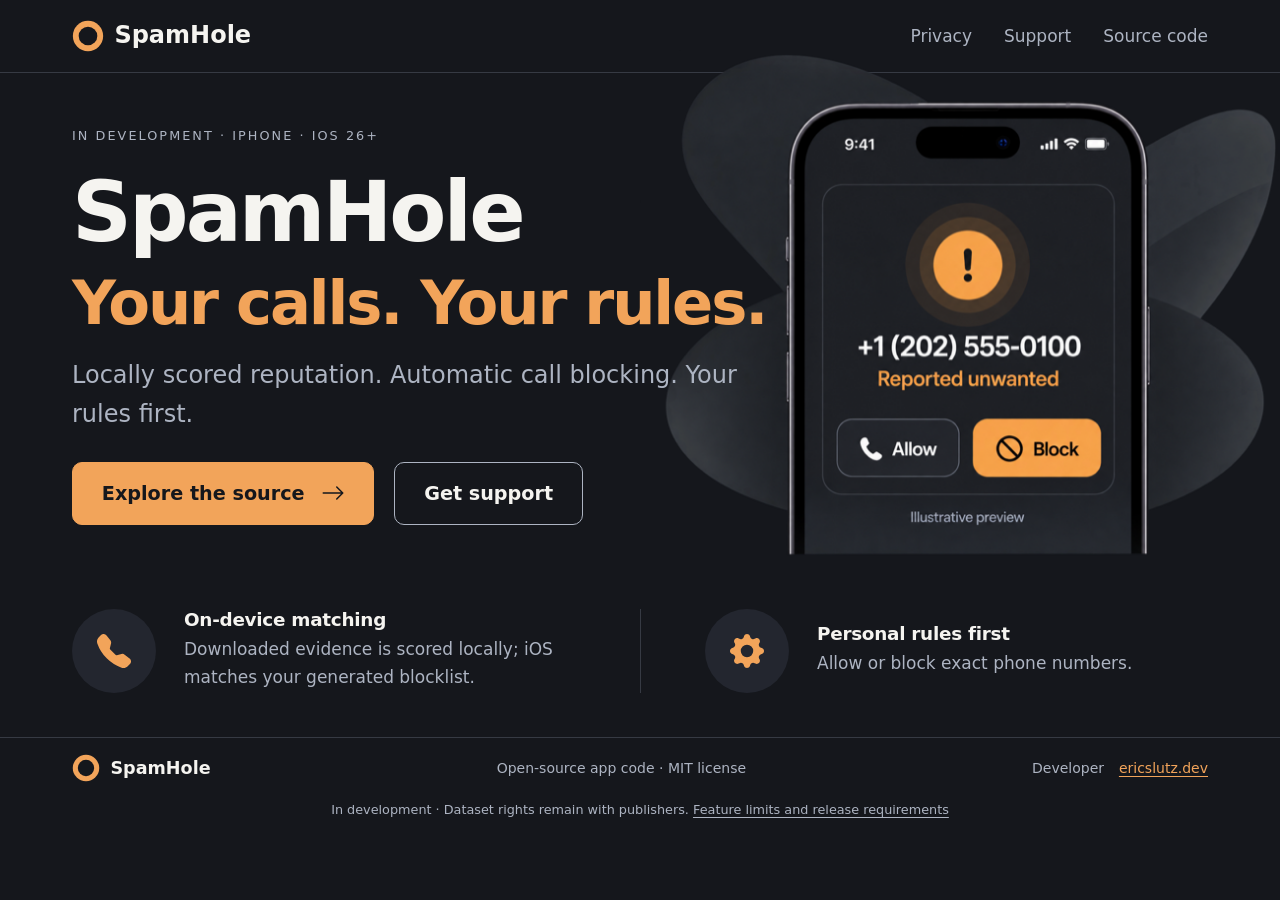
<file: docs/site/index.html>
<!doctype html>
<html lang="en">
<head>
    <meta charset="utf-8">
    <meta name="viewport" content="width=device-width, initial-scale=1">
    <meta name="description" content="SpamHole development information, privacy policy, and support. Call reputation and matching stay on your iPhone.">
    <title>SpamHole — Your calls. Your rules.</title>
    <link rel="stylesheet" href="styles.css">
</head>
<body>
    <a class="skip" href="#main">Skip to content</a>
    <header><div class="wrap header-inner">
        <a class="brand" href="index.html" aria-current="page"><img class="mark" src="assets/logo.svg" width="32" height="32" alt="">SpamHole</a>
        <nav aria-label="Main navigation"><a href="privacy.html">Privacy</a><a href="support.html">Support</a><a href="https://github.com/eslutz/SpamHole">Source code</a></nav>
    </div></header>
    <main id="main" class="wrap home">
        <section class="hero" aria-labelledby="hero-title">
            <div class="hero-copy">
                <p class="eyebrow">In development · iPhone · iOS 26+</p>
                <h1 id="hero-title">SpamHole</h1>
                <h2 class="tagline">Your calls. Your rules.</h2>
                <p class="lead">Locally scored reputation. Automatic call blocking. Your rules first.</p>
                <div class="actions"><a class="button" href="https://github.com/eslutz/SpamHole">Explore the source <img class="arrow" src="assets/arrow-right.svg" alt="" width="24" height="24"></a><a class="button secondary" href="support.html">Get support</a></div>
            </div>
            <img class="call-preview" src="assets/call-preview.png" width="650" height="580" alt="Illustrative SpamHole preview: a reported unwanted synthetic caller, with Allow and Block controls.">
        </section>
        <div class="features">
            <section><span class="feature-icon" aria-hidden="true"><img src="assets/telephone-fill.svg" alt="" width="34" height="34"></span><div><h2>On-device matching</h2><p>Downloaded evidence is scored locally; iOS matches your generated blocklist.</p></div></section>
            <section><span class="feature-icon" aria-hidden="true"><img src="assets/gear-fill.svg" alt="" width="34" height="34"></span><div><h2>Personal rules first</h2><p>Allow or block exact phone numbers.</p></div></section>
        </div>
    </main>
    <footer><div class="wrap footer-inner"><a class="brand" href="index.html"><img class="mark" src="assets/logo.svg" width="32" height="32" alt="">SpamHole</a><p>Open-source app code · MIT license</p><p>Developer <a href="https://ericslutz.dev">ericslutz.dev</a></p></div><div class="wrap small legal">In development · Dataset rights remain with publishers. <a href="support.html">Feature limits and release requirements</a></div></footer>
</body>
</html>
</file>
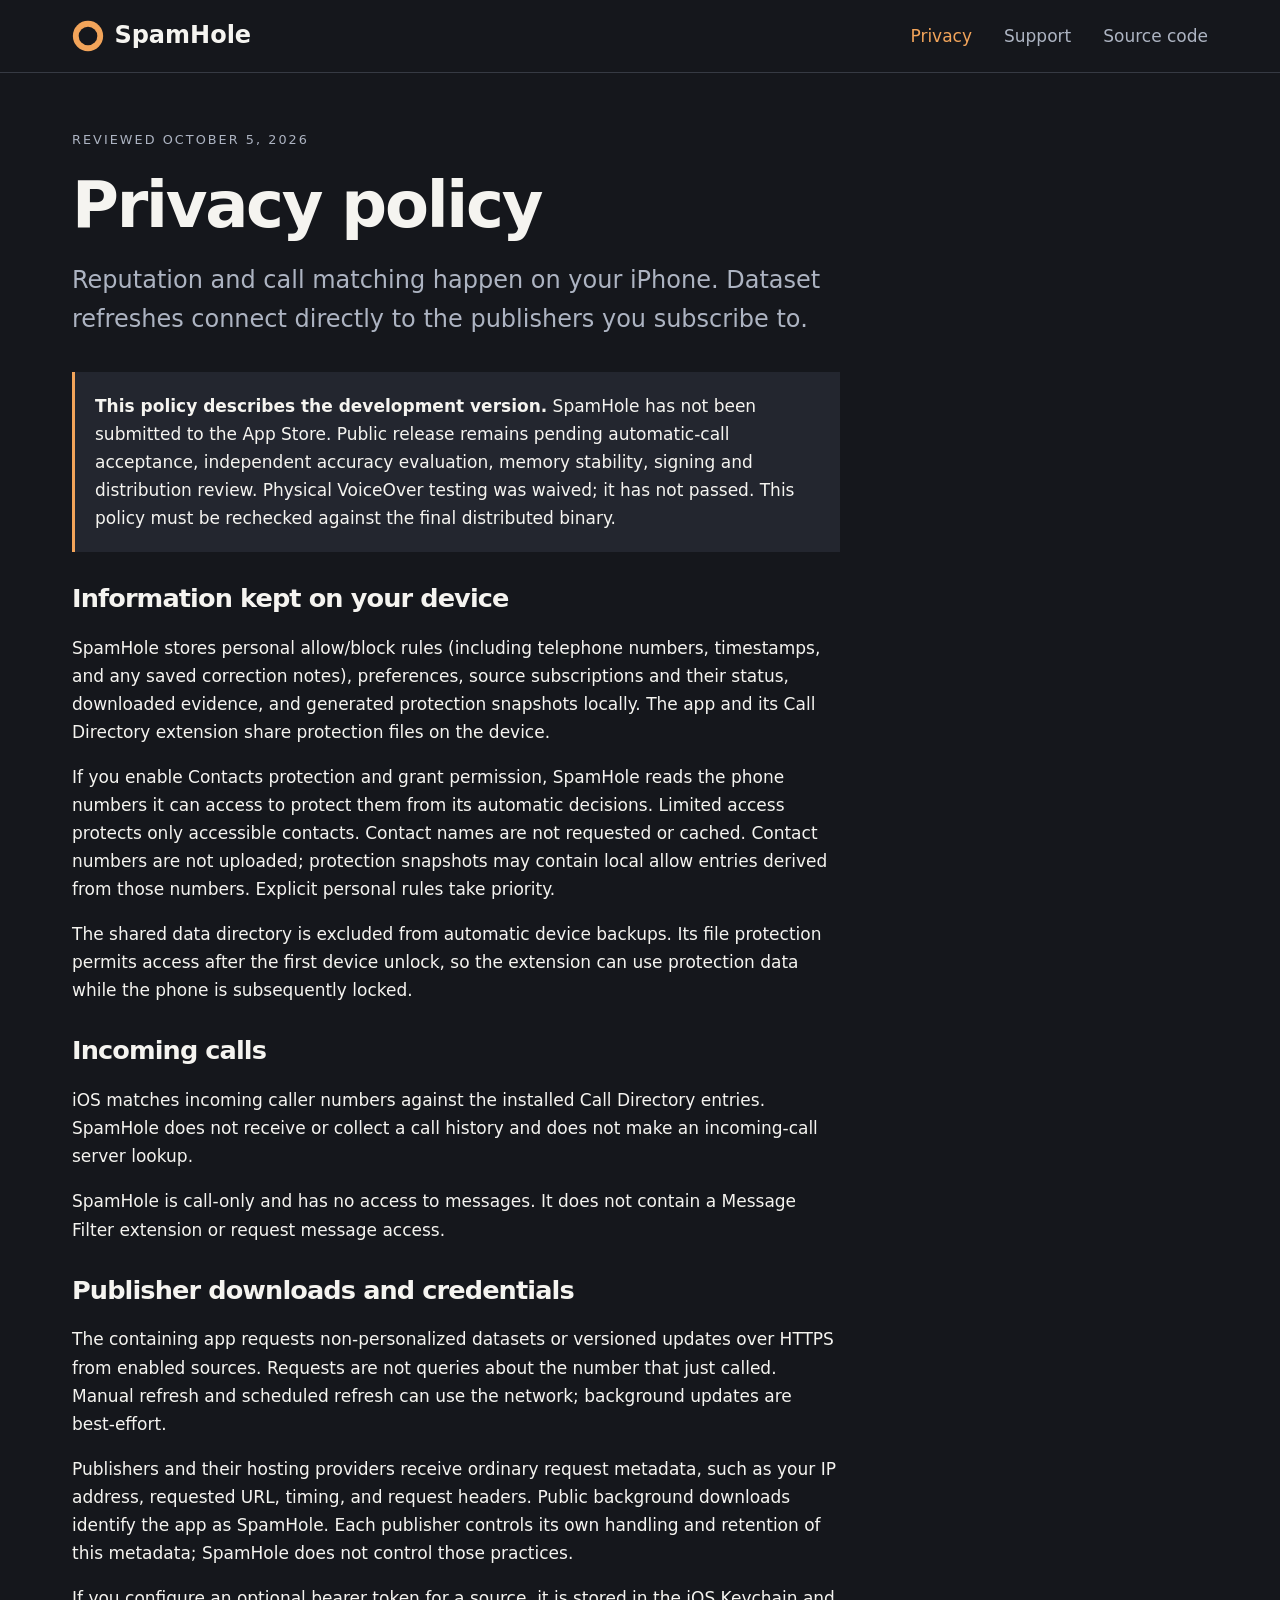
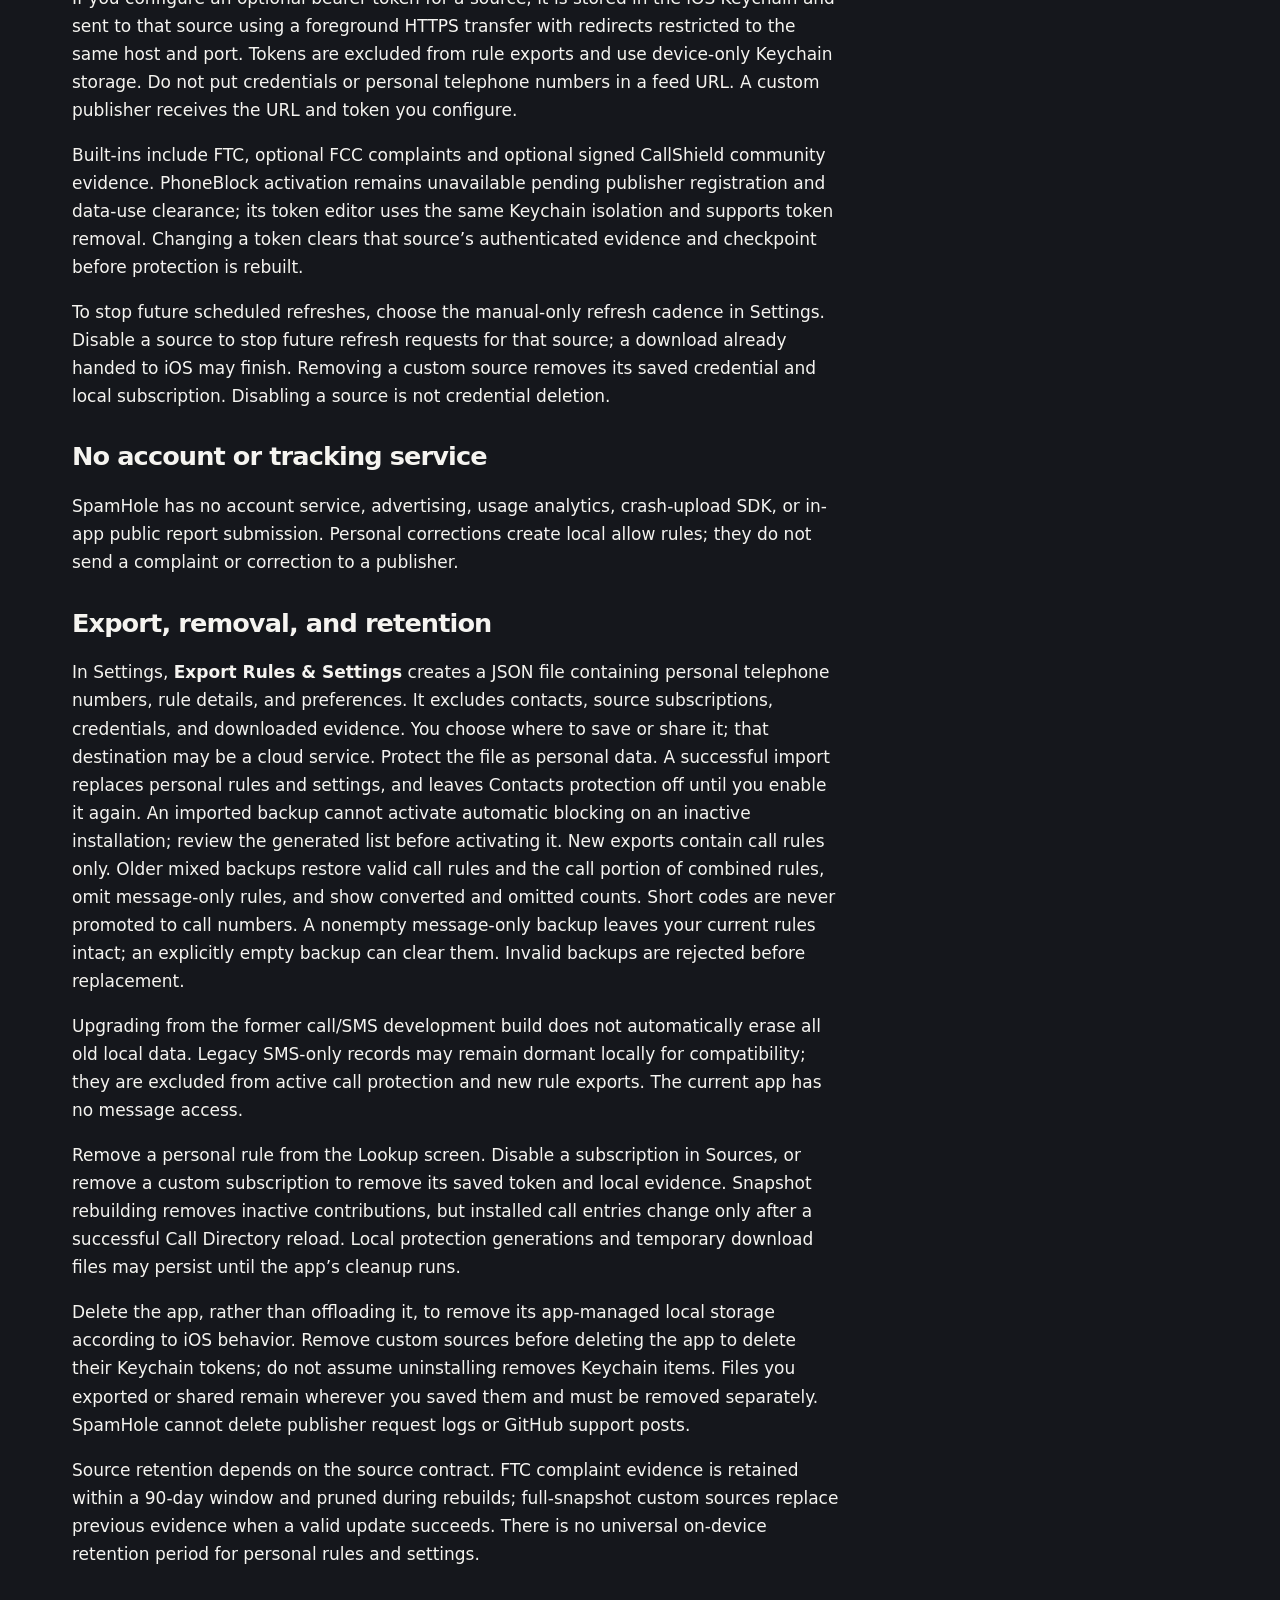
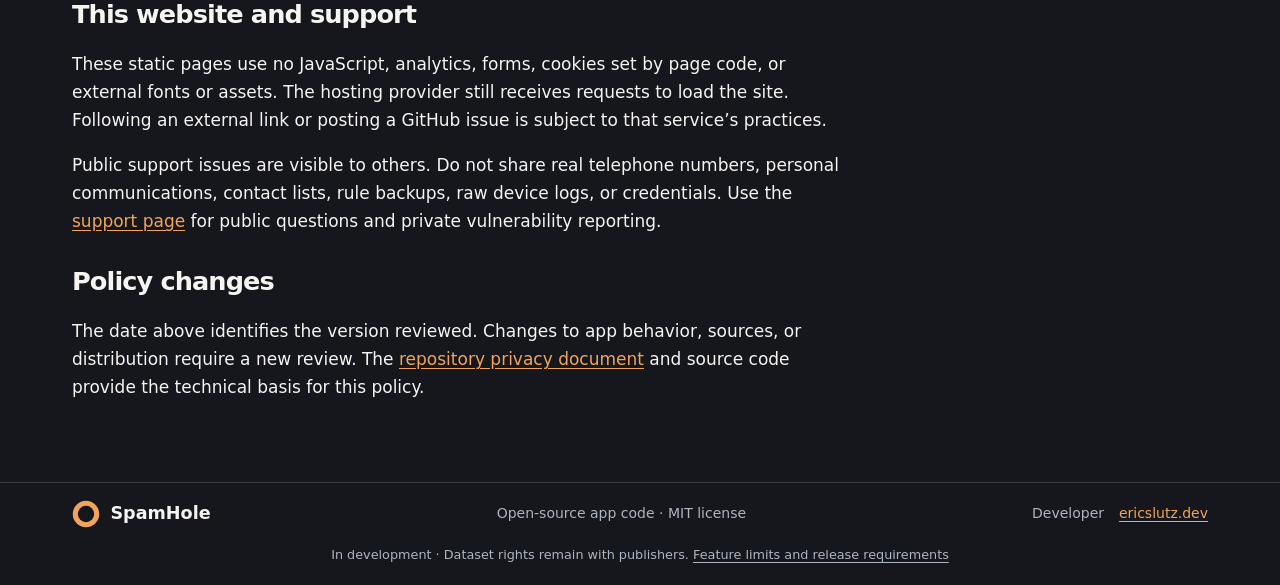
<file: docs/site/privacy.html>
<!doctype html>
<html lang="en">
<head>
    <meta charset="utf-8">
    <meta name="viewport" content="width=device-width, initial-scale=1">
    <meta name="description" content="SpamHole development privacy policy: local call rules, optional Contacts protection, publisher downloads, export, and deletion.">
    <title>Privacy Policy — SpamHole</title>
    <link rel="stylesheet" href="styles.css">
</head>
<body>
    <a class="skip" href="#main">Skip to content</a>
    <header><div class="wrap header-inner">
        <a class="brand" href="index.html"><img class="mark" src="assets/logo.svg" width="32" height="32" alt="">SpamHole</a>
        <nav aria-label="Main navigation"><a href="privacy.html" aria-current="page">Privacy</a><a href="support.html">Support</a><a href="https://github.com/eslutz/SpamHole">Source code</a></nav>
    </div></header>
    <main id="main" class="wrap"><div class="content">
        <p class="eyebrow">Reviewed October 5, 2026</p>
        <h1>Privacy policy</h1>
        <p class="lead">Reputation and call matching happen on your iPhone. Dataset refreshes connect directly to the publishers you subscribe to.</p>
        <div class="notice"><p><strong>This policy describes the development version.</strong> SpamHole has not been submitted to the App Store. Public release remains pending automatic-call acceptance, independent accuracy evaluation, memory stability, signing and distribution review. Physical VoiceOver testing was waived; it has not passed. This policy must be rechecked against the final distributed binary.</p></div>
        <section><h2>Information kept on your device</h2><p>SpamHole stores personal allow/block rules (including telephone numbers, timestamps, and any saved correction notes), preferences, source subscriptions and their status, downloaded evidence, and generated protection snapshots locally. The app and its Call Directory extension share protection files on the device.</p><p>If you enable Contacts protection and grant permission, SpamHole reads the phone numbers it can access to protect them from its automatic decisions. Limited access protects only accessible contacts. Contact names are not requested or cached. Contact numbers are not uploaded; protection snapshots may contain local allow entries derived from those numbers. Explicit personal rules take priority.</p><p>The shared data directory is excluded from automatic device backups. Its file protection permits access after the first device unlock, so the extension can use protection data while the phone is subsequently locked.</p></section>
        <section><h2>Incoming calls</h2><p>iOS matches incoming caller numbers against the installed Call Directory entries. SpamHole does not receive or collect a call history and does not make an incoming-call server lookup.</p><p>SpamHole is call-only and has no access to messages. It does not contain a Message Filter extension or request message access.</p></section>
        <section><h2>Publisher downloads and credentials</h2><p>The containing app requests non-personalized datasets or versioned updates over HTTPS from enabled sources. Requests are not queries about the number that just called. Manual refresh and scheduled refresh can use the network; background updates are best-effort.</p><p>Publishers and their hosting providers receive ordinary request metadata, such as your IP address, requested URL, timing, and request headers. Public background downloads identify the app as SpamHole. Each publisher controls its own handling and retention of this metadata; SpamHole does not control those practices.</p><p>If you configure an optional bearer token for a source, it is stored in the iOS Keychain and sent to that source using a foreground HTTPS transfer with redirects restricted to the same host and port. Tokens are excluded from rule exports and use device-only Keychain storage. Do not put credentials or personal telephone numbers in a feed URL. A custom publisher receives the URL and token you configure.</p><p>Built-ins include FTC, optional FCC complaints and optional signed CallShield community evidence. PhoneBlock activation remains unavailable pending publisher registration and data-use clearance; its token editor uses the same Keychain isolation and supports token removal. Changing a token clears that source’s authenticated evidence and checkpoint before protection is rebuilt.</p><p>To stop future scheduled refreshes, choose the manual-only refresh cadence in Settings. Disable a source to stop future refresh requests for that source; a download already handed to iOS may finish. Removing a custom source removes its saved credential and local subscription. Disabling a source is not credential deletion.</p></section>
        <section><h2>No account or tracking service</h2><p>SpamHole has no account service, advertising, usage analytics, crash-upload SDK, or in-app public report submission. Personal corrections create local allow rules; they do not send a complaint or correction to a publisher.</p></section>
        <section><h2>Export, removal, and retention</h2><p>In Settings, <strong>Export Rules &amp; Settings</strong> creates a JSON file containing personal telephone numbers, rule details, and preferences. It excludes contacts, source subscriptions, credentials, and downloaded evidence. You choose where to save or share it; that destination may be a cloud service. Protect the file as personal data. A successful import replaces personal rules and settings, and leaves Contacts protection off until you enable it again. An imported backup cannot activate automatic blocking on an inactive installation; review the generated list before activating it. New exports contain call rules only. Older mixed backups restore valid call rules and the call portion of combined rules, omit message-only rules, and show converted and omitted counts. Short codes are never promoted to call numbers. A nonempty message-only backup leaves your current rules intact; an explicitly empty backup can clear them. Invalid backups are rejected before replacement.</p><p>Upgrading from the former call/SMS development build does not automatically erase all old local data. Legacy SMS-only records may remain dormant locally for compatibility; they are excluded from active call protection and new rule exports. The current app has no message access.</p><p>Remove a personal rule from the Lookup screen. Disable a subscription in Sources, or remove a custom subscription to remove its saved token and local evidence. Snapshot rebuilding removes inactive contributions, but installed call entries change only after a successful Call Directory reload. Local protection generations and temporary download files may persist until the app’s cleanup runs.</p><p>Delete the app, rather than offloading it, to remove its app-managed local storage according to iOS behavior. Remove custom sources before deleting the app to delete their Keychain tokens; do not assume uninstalling removes Keychain items. Files you exported or shared remain wherever you saved them and must be removed separately. SpamHole cannot delete publisher request logs or GitHub support posts.</p><p>Source retention depends on the source contract. FTC complaint evidence is retained within a 90-day window and pruned during rebuilds; full-snapshot custom sources replace previous evidence when a valid update succeeds. There is no universal on-device retention period for personal rules and settings.</p></section>
        <section><h2>This website and support</h2><p>These static pages use no JavaScript, analytics, forms, cookies set by page code, or external fonts or assets. The hosting provider still receives requests to load the site. Following an external link or posting a GitHub issue is subject to that service’s practices.</p><p>Public support issues are visible to others. Do not share real telephone numbers, personal communications, contact lists, rule backups, raw device logs, or credentials. Use the <a href="support.html">support page</a> for public questions and private vulnerability reporting.</p></section>
        <section><h2>Policy changes</h2><p>The date above identifies the version reviewed. Changes to app behavior, sources, or distribution require a new review. The <a href="https://github.com/eslutz/SpamHole/blob/main/docs/privacy.md">repository privacy document</a> and source code provide the technical basis for this policy.</p></section>
    </div></main>
    <footer><div class="wrap footer-inner"><a class="brand" href="index.html"><img class="mark" src="assets/logo.svg" width="32" height="32" alt="">SpamHole</a><p>Open-source app code · MIT license</p><p>Developer <a href="https://ericslutz.dev">ericslutz.dev</a></p></div><div class="wrap small legal">In development · Dataset rights remain with publishers. <a href="support.html">Feature limits and release requirements</a></div></footer>
</body>
</html>
</file>
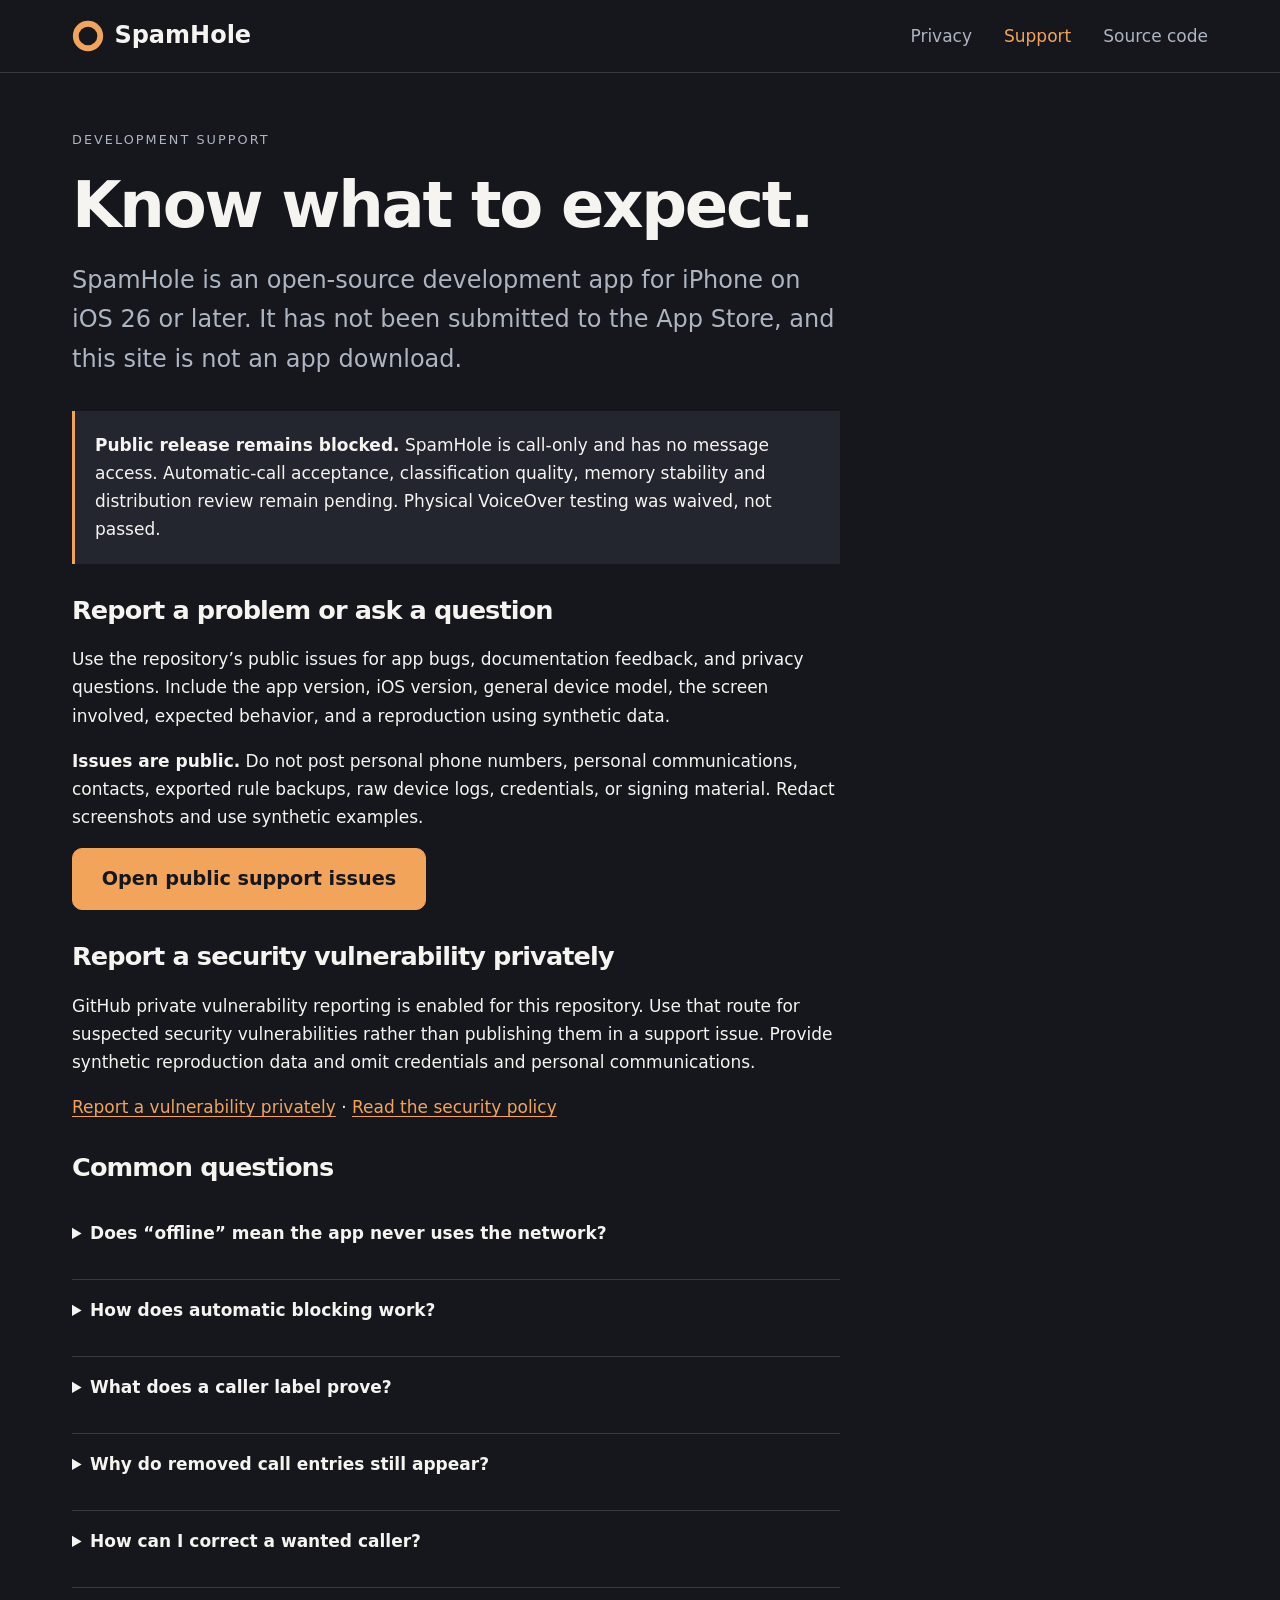
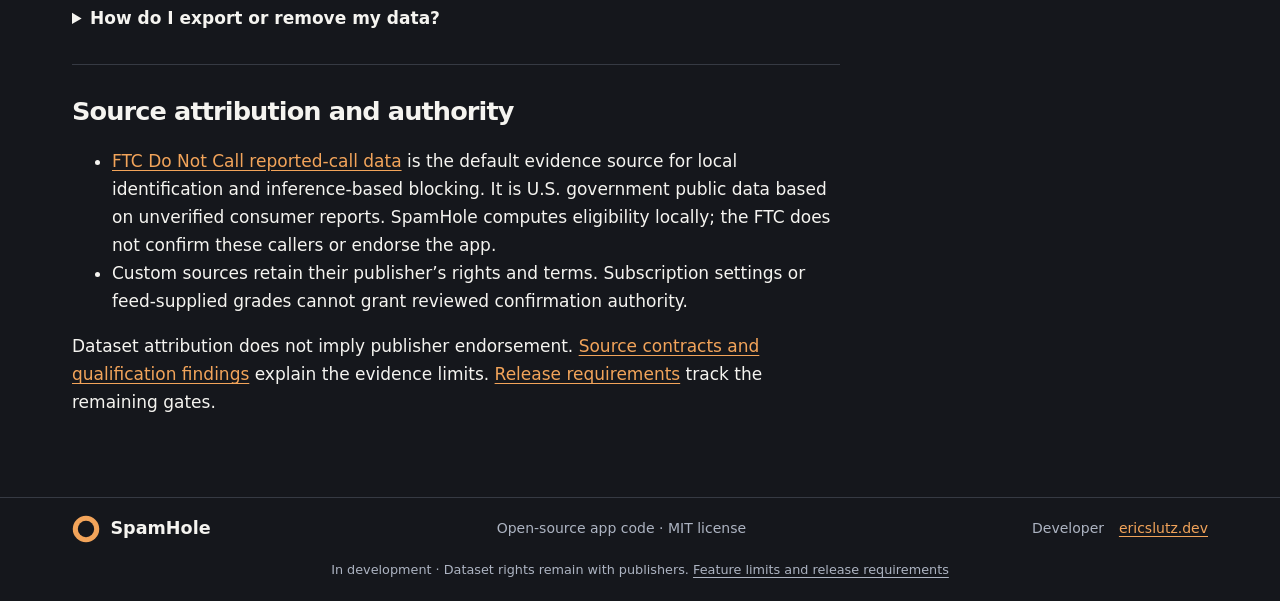
<file: docs/site/support.html>
<!doctype html>
<html lang="en">
<head>
    <meta charset="utf-8">
    <meta name="viewport" content="width=device-width, initial-scale=1">
    <meta name="description" content="Support for the SpamHole development version, feature limits, source attribution, public issue reporting, and private vulnerability reporting.">
    <title>Support — SpamHole</title>
    <link rel="stylesheet" href="styles.css">
</head>
<body>
    <a class="skip" href="#main">Skip to content</a>
    <header><div class="wrap header-inner">
        <a class="brand" href="index.html"><img class="mark" src="assets/logo.svg" width="32" height="32" alt="">SpamHole</a>
        <nav aria-label="Main navigation"><a href="privacy.html">Privacy</a><a href="support.html" aria-current="page">Support</a><a href="https://github.com/eslutz/SpamHole">Source code</a></nav>
    </div></header>
    <main id="main" class="wrap"><div class="content">
        <p class="eyebrow">Development support</p>
        <h1>Know what to expect.</h1>
        <p class="lead">SpamHole is an open-source development app for iPhone on iOS 26 or later. It has not been submitted to the App Store, and this site is not an app download.</p>
        <div class="notice"><p><strong>Public release remains blocked.</strong> SpamHole is call-only and has no message access. Automatic-call acceptance, classification quality, memory stability and distribution review remain pending. Physical VoiceOver testing was waived, not passed.</p></div>
        <section><h2>Report a problem or ask a question</h2><p>Use the repository’s public issues for app bugs, documentation feedback, and privacy questions. Include the app version, iOS version, general device model, the screen involved, expected behavior, and a reproduction using synthetic data.</p><p><strong>Issues are public.</strong> Do not post personal phone numbers, personal communications, contacts, exported rule backups, raw device logs, credentials, or signing material. Redact screenshots and use synthetic examples.</p><a class="button" href="https://github.com/eslutz/SpamHole/issues">Open public support issues</a></section>
        <section><h2>Report a security vulnerability privately</h2><p>GitHub private vulnerability reporting is enabled for this repository. Use that route for suspected security vulnerabilities rather than publishing them in a support issue. Provide synthetic reproduction data and omit credentials and personal communications.</p><p><a href="https://github.com/eslutz/SpamHole/security/advisories/new">Report a vulnerability privately</a> · <a href="https://github.com/eslutz/SpamHole/blob/main/SECURITY.md">Read the security policy</a></p></section>
        <section><h2>Common questions</h2>
            <details><summary>Does “offline” mean the app never uses the network?</summary><p>No. Calls are matched locally, but the containing app downloads datasets directly from subscribed publishers. Publishers can see request metadata, including your IP address and timing. There are no incoming-call lookups or message access. See the <a href="privacy.html">privacy policy</a>.</p></details>
            <details><summary>How does automatic blocking work?</summary><p>SpamHole downloads FTC reports and scores them on your iPhone. Conservative, Balanced or Aggressive determines which numbers qualify. Review the computed count once to activate; later updates run automatically. Personal Allow rules and protected Contacts take priority over automatic decisions. Automatic blocking can be switched off in Settings.</p></details>
            <details><summary>What does a caller label prove?</summary><p>A label reflects local source evidence, not verified ownership or origination. FTC complaints are unverified, and caller IDs can be spoofed. The report and local blocking indices are heuristics, not calibrated probabilities or proof of origination. Automatic blocking can suppress wanted calls; App Store acceptance of this model remains open. Custom lists identify callers but cannot authorize automatic blocking.</p></details>
            <details><summary>Why do removed call entries still appear?</summary><p>A rebuilt local snapshot and the entries installed in iOS are separate states. Removing a rule or disabling a source changes the local snapshot, but installed call entries remain until a Call Directory reload succeeds. The Protection screen shows installation state and stale-state information. Background refresh timing is controlled by iOS and is best-effort.</p></details>
            <details><summary>How can I correct a wanted caller?</summary><p>Use a personal allow rule or the Lookup screen’s correction action for the exact identifier. This affects SpamHole locally, takes priority over its other decisions, and does not verify the number’s owner or send a report to the publisher. Call changes still require a successful reload.</p></details>
            <details><summary>How do I export or remove my data?</summary><p>Settings provides Export Rules &amp; Settings; the resulting file contains personal call numbers and preferences. Legacy SMS-only data may remain dormant after an upgrade, but it is excluded from current protection and new exports. Remove individual rules in Lookup. Remove a custom source to delete its saved token and subscription; disabling it does not delete its credential. Before uninstalling, remove custom sources to clear their Keychain tokens. Exported files must be deleted separately. See <a href="privacy.html">retention and deletion details</a>.</p></details>
        </section>
        <section><h2>Source attribution and authority</h2><ul>
            <li><a href="https://www.ftc.gov/policy-notices/open-government/data-sets/do-not-call-data">FTC Do Not Call reported-call data</a> is the default evidence source for local identification and inference-based blocking. It is U.S. government public data based on unverified consumer reports. SpamHole computes eligibility locally; the FTC does not confirm these callers or endorse the app.</li>
            <li>Custom sources retain their publisher’s rights and terms. Subscription settings or feed-supplied grades cannot grant reviewed confirmation authority.</li>
        </ul><p>Dataset attribution does not imply publisher endorsement. <a href="https://github.com/eslutz/SpamHole/blob/main/docs/sources.md">Source contracts and qualification findings</a> explain the evidence limits. <a href="https://github.com/eslutz/SpamHole/blob/main/docs/release-checklist.md">Release requirements</a> track the remaining gates.</p></section>
    </div></main>
    <footer><div class="wrap footer-inner"><a class="brand" href="index.html"><img class="mark" src="assets/logo.svg" width="32" height="32" alt="">SpamHole</a><p>Open-source app code · MIT license</p><p>Developer <a href="https://ericslutz.dev">ericslutz.dev</a></p></div><div class="wrap small legal">In development · Dataset rights remain with publishers. <a href="support.html">Feature limits and release requirements</a></div></footer>
</body>
</html>
</file>
<file: docs/site/styles.css>
/* SpamHole approved charcoal and amber palette. Local assets only. */
:root {
    color-scheme:dark;
    --ink:#F5F4F0;
    --muted:#ADB4C2;
    --paper:#15171C;
    --surface:#23262F;
    --line:#363A43;
    --accent:#F2A45A}

* {
    box-sizing:border-box}
body {
    margin:0;
    background:var(--paper);
    color:var(--ink);
    font:1.0625rem/1.65 system-ui,-apple-system,BlinkMacSystemFont,"Segoe UI",sans-serif}
a {
    color:var(--accent);
    text-underline-offset:.2em}
a:hover {
    text-decoration-thickness:2px}
a:focus-visible,summary:focus-visible {
    outline:3px solid var(--accent);
    outline-offset:5px}
.wrap {
    width:min(calc(100% - 3rem),71rem);
    margin-inline:auto}
.skip {
    position:absolute;
    left:1rem;
    top:-8rem;
    background:var(--paper);
    padding:.75rem;
    z-index:5}
.skip:focus {
    top:1rem}
header {
    border-bottom:1px solid var(--line)}
.header-inner {
    display:flex;
    justify-content:space-between;
    align-items:center;
    gap:1.5rem;
    padding:1rem 0}
.brand {
    display:inline-flex;
    align-items:center;
    gap:.65rem;
    color:var(--ink);
    font-size:1.5rem;
    font-weight:750;
    text-decoration:none}
.mark {
    width:2rem;
    height:2rem;
    border:.5rem solid var(--accent);
    border-radius:50%;
    flex:none}
nav {
    display:flex;
    gap:2rem;
    flex-wrap:wrap}
nav a {
    color:var(--muted);
    text-decoration:none}
nav a[aria-current=page] {
    color:var(--accent)}
main {
    padding:3.5rem 0 4rem}
.home {
    padding:0}
.hero {
    position:relative;
    min-height:31.5rem;
    display:grid;
    grid-template-columns:1.25fr 1fr;
    align-items:center}
.hero-copy {
    position:relative;
    z-index:1;
    padding:3rem 0}
.eyebrow {
    text-transform:uppercase;
    letter-spacing:.16em;
    font-size:.8rem;
    color:var(--muted);
    margin:0 0 1.25rem}
h1,h2 {
    line-height:1.12;
    letter-spacing:-.035em}
h1 {
    font-size:clamp(2.5rem,6.5vw,5.25rem);
    margin:0 0 .6rem}
h2 {
    font-size:1.6rem;
    margin-top:2rem}
.tagline {
    font-size:clamp(2rem,4.8vw,3.8rem);
    color:var(--accent);
    margin:0;
    white-space:nowrap}
.lead {
    font-size:1.5rem;
    color:var(--muted);
    margin:1.2rem 0 1.7rem}
.actions {
    display:flex;
    gap:1.25rem;
    flex-wrap:wrap}
.button {
    display:inline-flex;
    gap:1rem;
    align-items:center;
    justify-content:center;
    background:var(--accent);
    color:var(--paper);
    border:1px solid var(--accent);
    border-radius:10px;
    padding:.75rem 1.8rem;
    min-height:3.9rem;
    font-size:1.2rem;
    font-weight:700;
    text-decoration:none}
.button.secondary {
    background:transparent;
    border-color:var(--muted);
    color:var(--ink)}
.call-preview {
    position:absolute;
    right:-4.5rem;
    bottom:0;
    width:40rem;
    height:auto;
    max-width:58%;
    pointer-events:none}
.features {
    display:grid;
    grid-template-columns:1fr 1fr;
    padding:2rem 0 2.75rem}
.features section {
    display:flex;
    align-items:center;
    gap:1.75rem;
    padding-right:2rem}
.features section+section {
    border-left:1px solid var(--line);
    padding-left:4rem;
    padding-right:0}
.features h2 {
    font-size:1.15rem;
    letter-spacing:-.015em;
    margin:0 0 .25rem}
.features p {
    color:var(--muted);
    margin:0}
.feature-icon {
    display:grid;
    place-items:center;
    flex:none;
    width:5.25rem;
    height:5.25rem;
    border-radius:50%;
    background:var(--surface);
    color:var(--accent);
    font-size:2.5rem}
.content {
    max-width:48rem}
.content h1 {
    font-size:clamp(2.5rem,6vw,4rem)}
.notice {
    border-left:3px solid var(--accent);
    background:var(--surface);
    padding:.75rem 1.25rem;
    margin:2rem 0}
.notice p {
    margin:.5rem 0}
section p,li {
    overflow-wrap:break-word}
details {
    border-bottom:1px solid var(--line);
    padding:1rem 0}
summary {
    cursor:pointer;
    font-weight:650;
    min-height:2.75rem}
footer {
    border-top:1px solid var(--line);
    padding:1rem 0 1.25rem;
    color:var(--muted)}
.footer-inner {
    display:flex;
    justify-content:space-between;
    align-items:center;
    gap:1rem}
.footer-inner .brand {
    font-size:1.1rem}
.footer-inner .mark {
    width:1.75rem;
    height:1.75rem;
    border-width:.4rem}
.footer-inner p {
    margin:0;
    font-size:.875rem}
.footer-inner p:last-child a {
    margin-left:.65rem}
.small {
    font-size:.8rem}
.legal {
    margin-top:1rem;
    text-align:center}
.legal a {
    color:var(--muted)}

@media(max-width:70rem) {
    .call-preview {
    right:0;
    max-width:51%}
.tagline {
    white-space:normal}
.hero-copy {
    max-width:95%}
.features section+section {
    padding-left:2rem}
}

@media(max-width:48rem) {
    .header-inner {
    flex-wrap:wrap}
nav {
    gap:1.25rem}
.hero {
    display:flex;
    flex-direction:column;
    align-items:stretch}
.hero-copy {
    max-width:none;
    padding-bottom:1rem}
.call-preview {
    position:relative;
    right:auto;
    align-self:center;
    width:36rem;
    max-width:100%;
    margin-top:-1rem}
.features {
    grid-template-columns:1fr;
    gap:2rem}
.features section+section {
    border-left:0;
    padding-left:0}
.features section {
    padding:0;
    gap:1rem}
.footer-inner {
    flex-wrap:wrap}
.legal {
    text-align:left}
}

@media(max-width:24rem) {
    .wrap {
    width:calc(100% - 2rem)}
nav {
    gap:.9rem;
    font-size:.95rem}
.button {
    width:100%}
.feature-icon {
    width:3.5rem;
    height:3.5rem;
    font-size:2rem}
}


.arrow {
    flex:none}


img.mark,.footer-inner img.mark {
    border:0;
    border-radius:0}
</file>
